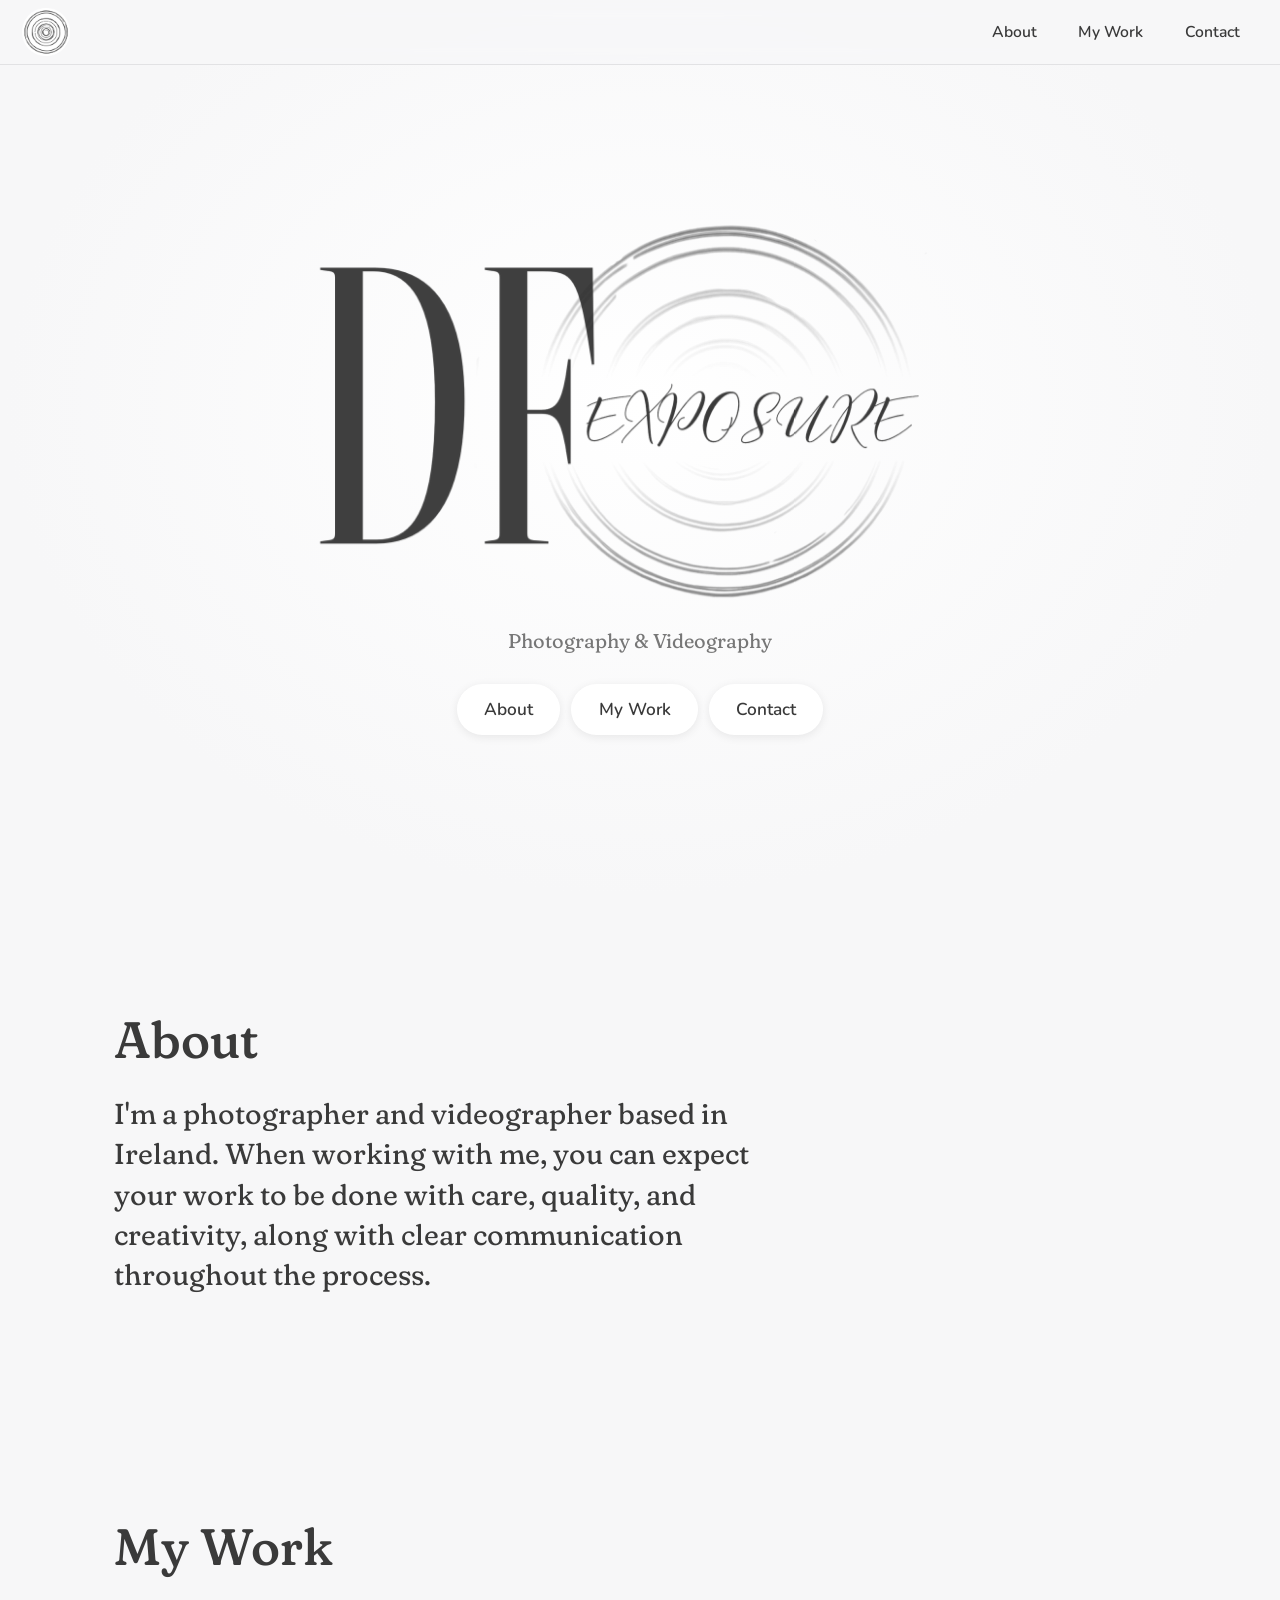
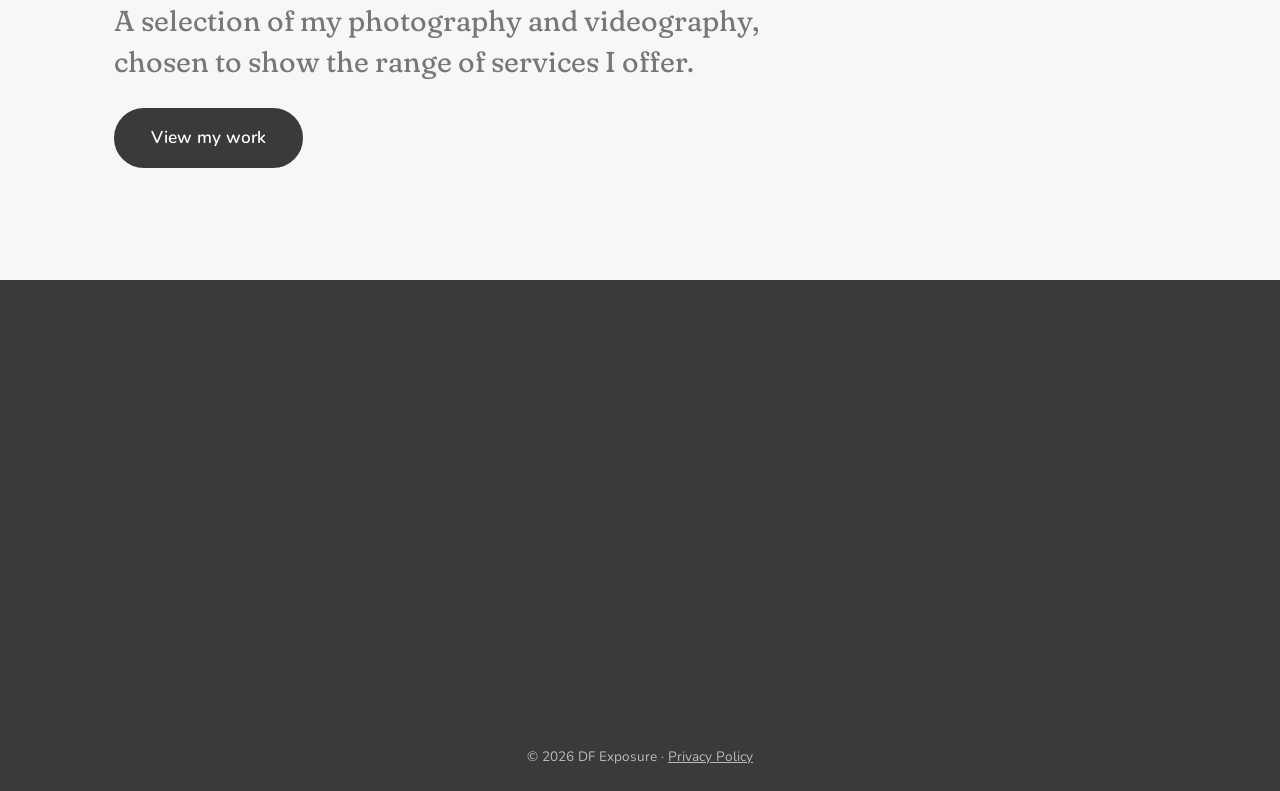
<file: index.html>
<!DOCTYPE html>
<html lang="en">
<head>
<meta charset="utf-8">
<meta name="viewport" content="width=device-width, initial-scale=1">
<title>DF Exposure | Photography &amp; Videography</title>
<meta name="description" content="Portfolio of DF Exposure, photographer and videographer.">
<link rel="icon" href="favicon.png">
<link rel="preconnect" href="https://fonts.googleapis.com">
<link rel="preconnect" href="https://fonts.gstatic.com" crossorigin>
<link href="https://fonts.googleapis.com/css2?family=Fraunces:opsz,SOFT,wght@9..144,100,400..600&family=Nunito:wght@400;600&display=swap" rel="stylesheet">
<link rel="stylesheet" href="style.css">
</head>
<body>

<header class="nav">
  <a class="brand" href="/"><img src="favicon.png" alt="Home"></a>
  <button type="button" class="menu-btn" aria-expanded="false" aria-label="Toggle menu">Menu</button>
  <ul>
    <li><a class="link" href="#about">About</a></li>
    <li><a class="link" href="work.html">My Work</a></li>
    <li><a class="link" href="#contact">Contact</a></li>
  </ul>
</header>

<main id="top">
  <section class="hero">
    <div class="ripples" aria-hidden="true"><i></i><i></i><i></i><i></i></div>
    <img class="logo-img" src="logo.png" alt="DF Exposure logo">
    <p class="tagline">Photography &amp; Videography</p>
    <nav class="quick" aria-label="Quick links">
      <a href="#about">About</a>
      <a href="work.html">My Work</a>
      <a href="#contact">Contact</a>
    </nav>
  </section>

  <section id="about">
    <h2>About</h2>
    <p>I'm a photographer and videographer based in Ireland. When working with me, you can expect your work to be done with care, quality, and creativity, along with clear communication throughout the process.</p>
  </section>

  <section id="work">
    <h2>My Work</h2>
    <p class="lead">A selection of my photography and videography, chosen to show the range of services I offer.</p>
    <div class="more"><a class="btn" href="work.html">View my work</a></div>
  </section>

  <section id="contact">
    <div class="ripples" aria-hidden="true"><i></i><i></i><i></i><i></i></div>
    <h2>Contact</h2>
    <div class="details">
      <a data-email href="mailto:dev@dfexposure.ie">Email: dev@dfexposure.ie</a>
      <a href="https://instagram.com/df.exposure" target="_blank" rel="noopener">Instagram: @df.exposure</a>
    </div>
    <a class="btn" href="query.html">Submit a query</a>
  </section>
</main>

<footer>&copy; <script>document.write(new Date().getFullYear())</script> DF Exposure &middot; <a href="privacy.html">Privacy Policy</a></footer>
<script>
(function(){
  var btn=document.querySelector('.menu-btn'),menu=document.querySelector('.nav ul');
  if(!btn||!menu)return;
  function set(o){menu.classList.toggle('open',o);btn.setAttribute('aria-expanded',o);btn.textContent=o?'Close':'Menu';}
  btn.addEventListener('click',function(e){e.stopPropagation();set(!menu.classList.contains('open'));});
  menu.addEventListener('click',function(e){if(e.target.closest('a'))set(false);});
  document.addEventListener('click',function(e){if(!e.target.closest('.nav'))set(false);});
  document.addEventListener('keydown',function(e){if(e.key==='Escape')set(false);});
})();
</script>
<script src="script.js"></script>
</body>
</html>
</file>
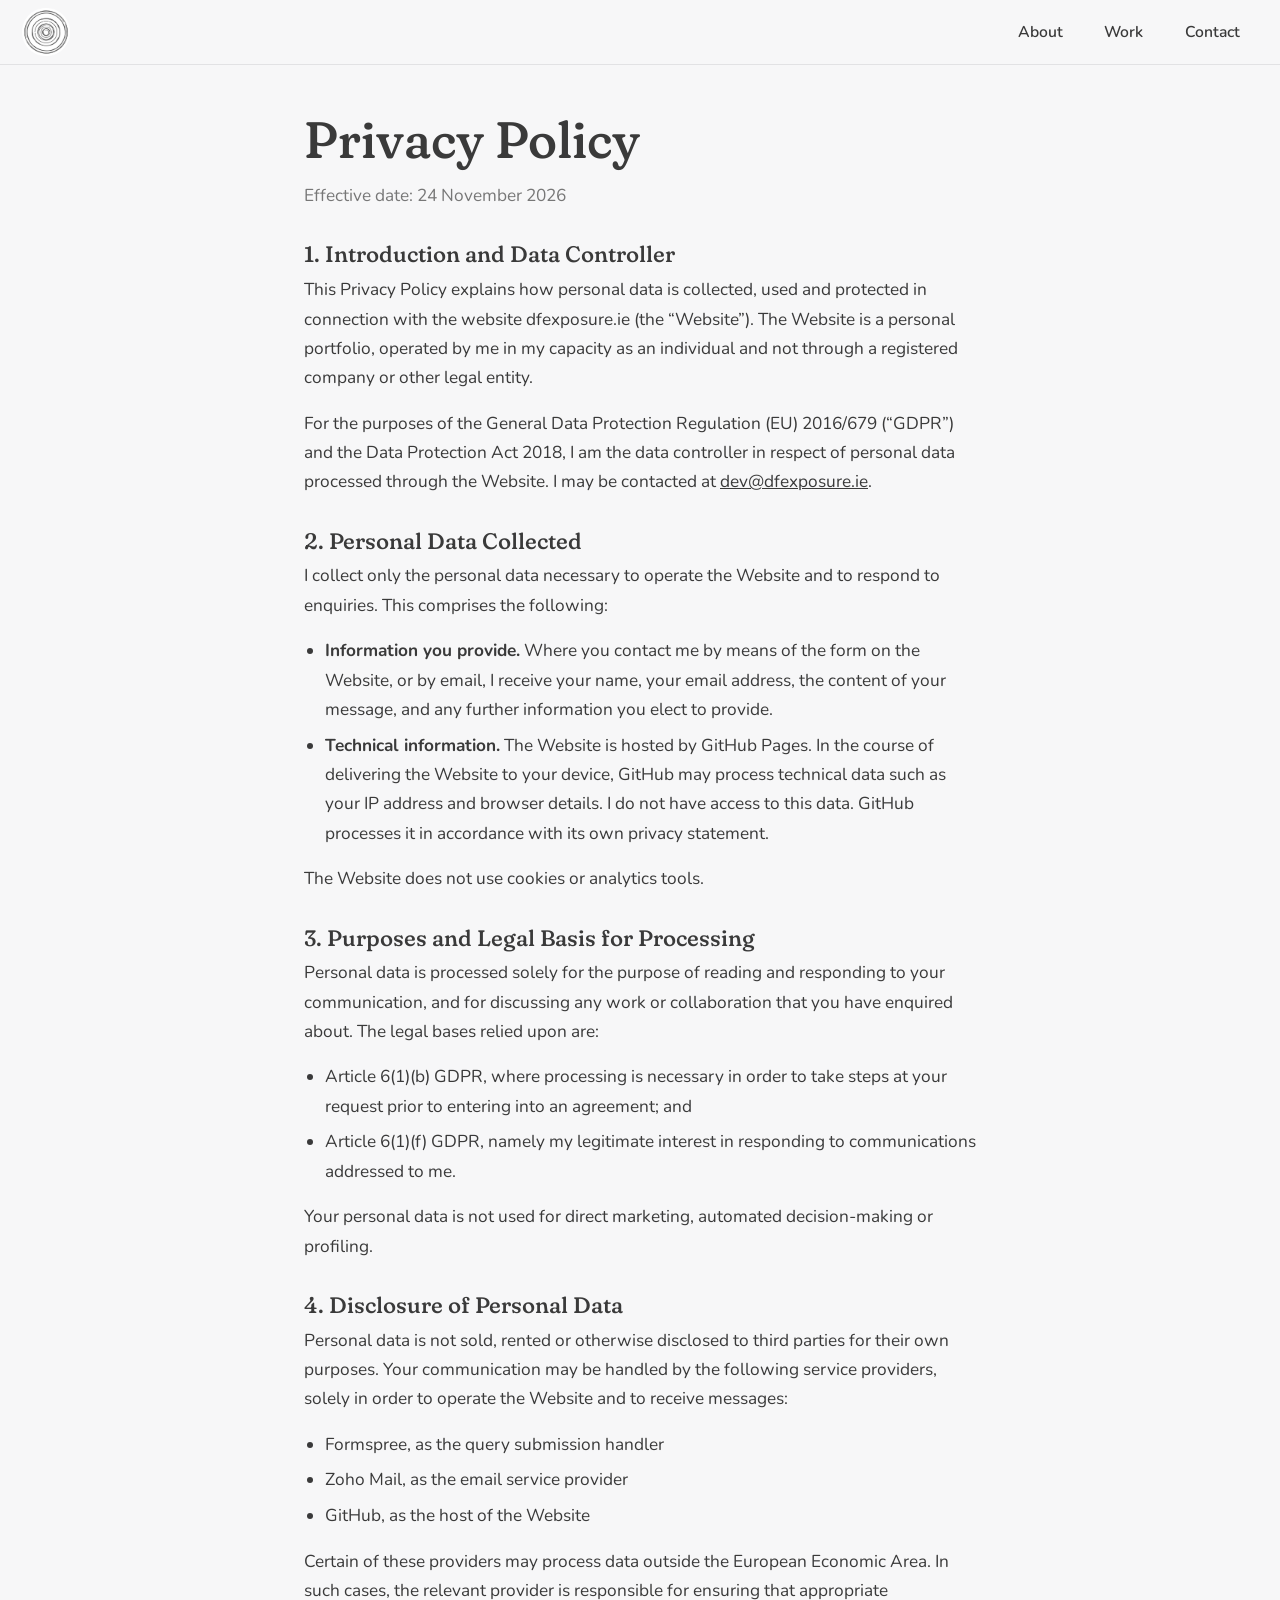
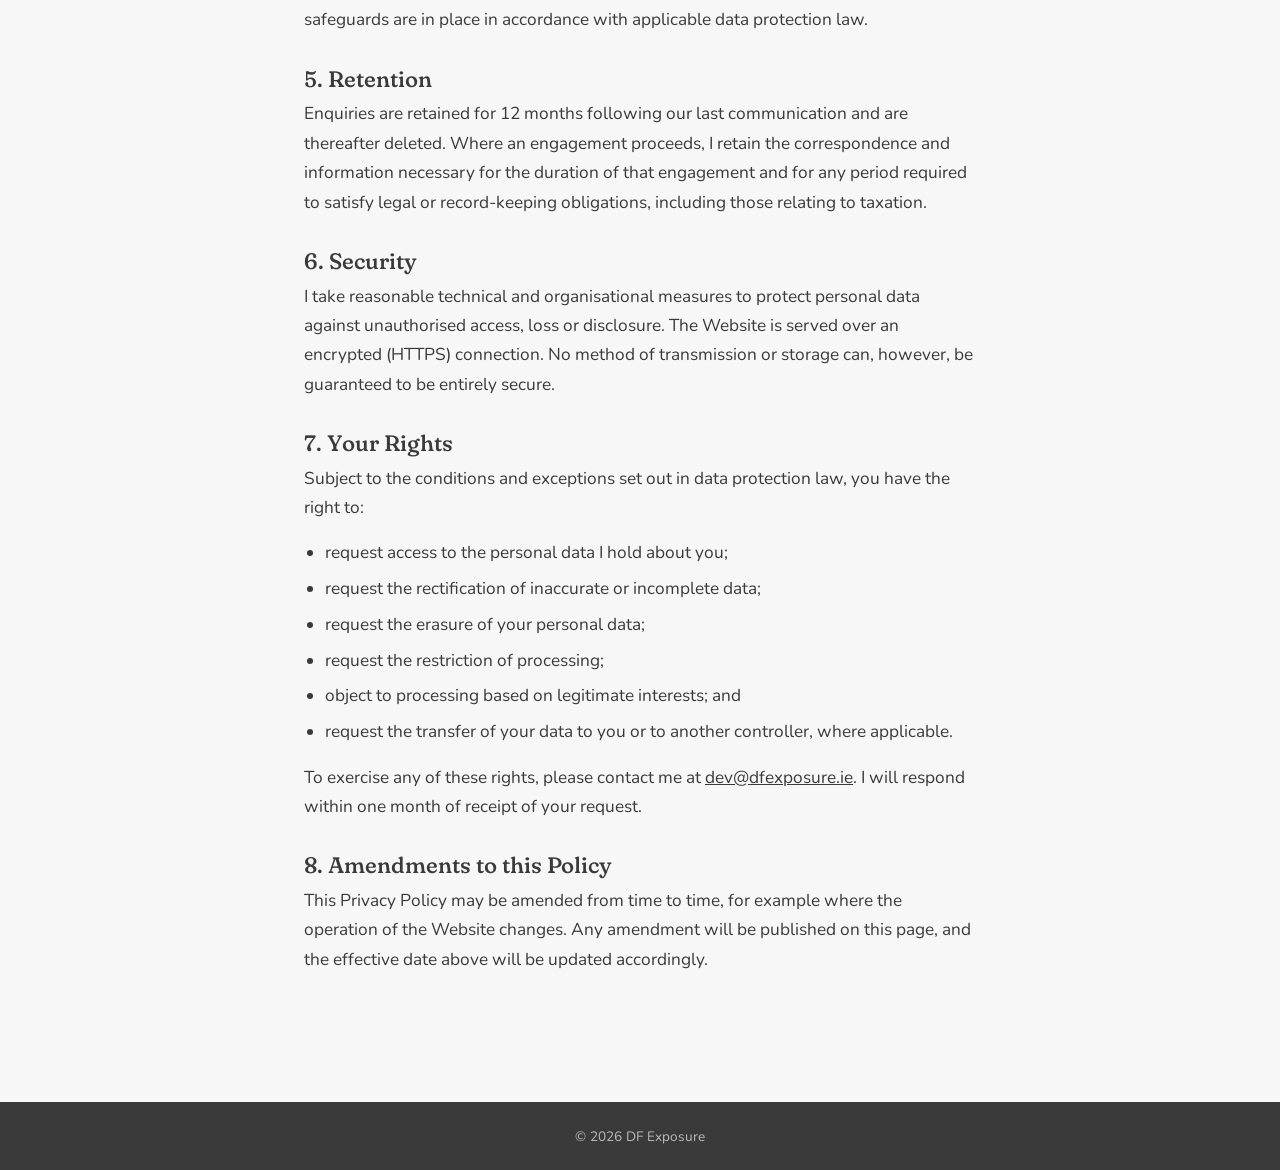
<file: privacy.html>
<!DOCTYPE html>
<html lang="en">
<head>
<meta charset="utf-8">
<meta name="viewport" content="width=device-width, initial-scale=1">
<title>Privacy Policy</title>
<link rel="icon" href="favicon.png">
<link rel="preconnect" href="https://fonts.googleapis.com">
<link rel="preconnect" href="https://fonts.gstatic.com" crossorigin>
<link href="https://fonts.googleapis.com/css2?family=Fraunces:opsz,wght,SOFT@9..144,400..600,0..100&family=Nunito:wght@400;600;700&display=swap" rel="stylesheet">
<style>
:root{
  --bg:#f7f7f8; --ink:#3a3a3a; --soft:#777; --line:#e2e2e4; --card:#fff; --deep:#3a3a3a;
  --head:'Fraunces',Georgia,serif; --body:'Nunito','Helvetica Neue',Arial,sans-serif;
}
*{box-sizing:border-box;margin:0}
html{scroll-behavior:smooth;scroll-padding-top:70px}
body{background:var(--bg);color:var(--ink);font-family:var(--body);font-size:1.08rem;line-height:1.7;-webkit-text-size-adjust:100%}
a{color:inherit}
:focus-visible{outline:2px solid var(--ink);outline-offset:3px}
h1,h2,h3{font-family:var(--head);font-variation-settings:"SOFT" 100;font-weight:500;line-height:1.1}
section,.page{padding:clamp(4rem,10vw,7rem) 1.5rem;max-width:1100px;margin:0 auto}

/* nav */
.nav{position:fixed;top:0;left:0;right:0;z-index:20;display:flex;justify-content:space-between;align-items:center;padding:.5rem 1.4rem;background:rgba(247,247,248,.85);backdrop-filter:blur(10px);border-bottom:1px solid var(--line)}
.brand img{height:48px;width:auto;display:block}
.nav ul{display:flex;gap:.4rem;list-style:none;padding:0}
.nav a.link{display:block;text-decoration:none;font-weight:600;font-size:.98rem;padding:.45rem 1.1rem;border-radius:999px;transition:background .2s}
.nav a.link:hover{background:#ececee}
.menu-btn{display:none;background:#ececee;border:0;border-radius:999px;font:inherit;font-weight:600;font-size:.95rem;color:inherit;padding:.45rem 1.1rem}
@media(max-width:640px){
  .menu-btn{display:block}
  .nav ul{position:absolute;top:100%;left:.8rem;right:.8rem;margin-top:.4rem;flex-direction:column;gap:0;background:var(--card);border-radius:20px;box-shadow:0 10px 30px rgba(0,0,0,.12);padding:.5rem;display:none}
  .nav ul.open{display:flex}
  .nav ul a{padding:.9rem 1.2rem}
}

footer{text-align:center;padding:1.4rem;color:#bbb;background:var(--deep);font-size:.85rem}
footer a{color:inherit}

.page{padding-top:7rem;max-width:680px}
@media(prefers-reduced-motion:reduce){html{scroll-behavior:auto}}

/* privacy page */
.prose{max-width:720px}
.prose h1{font-size:clamp(2.2rem,6vw,3.2rem);margin-bottom:.8rem}
.prose h3{font-size:1.4rem;margin:2rem 0 .5rem}
.prose p,.prose ul{margin-bottom:1rem}
.prose ul{padding-left:1.3rem}
.prose li{margin-bottom:.4rem}
.updated{color:var(--soft);margin-bottom:1.5rem}
</style>
</head>
<body>
<nav class="nav" aria-label="Main">
  <a class="brand" href="/"><img src="favicon.png" alt="DF Exposure – home"></a>
  <button class="menu-btn" type="button" aria-expanded="false" aria-controls="menu">Menu</button>
  <ul id="menu">
    <li><a class="link" href="/#about">About</a></li>
    <li><a class="link" href="/#work">Work</a></li>
    <li><a class="link" href="/#contact">Contact</a></li>
  </ul>
</nav>

<main class="page prose">
<h1>Privacy Policy</h1>
<p class="updated">Effective date: 24 November 2026</p>

<h3>1. Introduction and Data Controller</h3>
<p>This Privacy Policy explains how personal data is collected, used and protected in connection with the website dfexposure.ie (the “Website”). The Website is a personal portfolio, operated by me in my capacity as an individual and not through a registered company or other legal entity.</p>
<p>For the purposes of the General Data Protection Regulation (EU) 2016/679 (“GDPR”) and the Data Protection Act 2018, I am the data controller in respect of personal data processed through the Website. I may be contacted at <a href="mailto:dev@dfexposure.ie">dev@dfexposure.ie</a>.</p>

<h3>2. Personal Data Collected</h3>
<p>I collect only the personal data necessary to operate the Website and to respond to enquiries. This comprises the following:</p>
<ul>
  <li><strong>Information you provide.</strong> Where you contact me by means of the form on the Website, or by email, I receive your name, your email address, the content of your message, and any further information you elect to provide.</li>
  <li><strong>Technical information.</strong> The Website is hosted by GitHub Pages. In the course of delivering the Website to your device, GitHub may process technical data such as your IP address and browser details. I do not have access to this data. GitHub processes it in accordance with its own privacy statement.</li>
</ul>
<p>The Website does not use cookies or analytics tools.</p>

<h3>3. Purposes and Legal Basis for Processing</h3>
<p>Personal data is processed solely for the purpose of reading and responding to your communication, and for discussing any work or collaboration that you have enquired about. The legal bases relied upon are:</p>
<ul>
  <li>Article 6(1)(b) GDPR, where processing is necessary in order to take steps at your request prior to entering into an agreement; and</li>
  <li>Article 6(1)(f) GDPR, namely my legitimate interest in responding to communications addressed to me.</li>
</ul>
<p>Your personal data is not used for direct marketing, automated decision-making or profiling.</p>

<h3>4. Disclosure of Personal Data</h3>
<p>Personal data is not sold, rented or otherwise disclosed to third parties for their own purposes. Your communication may be handled by the following service providers, solely in order to operate the Website and to receive messages:</p>
<ul>
  <li>Formspree, as the query submission handler</li>
  <li>Zoho Mail, as the email service provider</li>
  <li>GitHub, as the host of the Website</li>
</ul>
<p>Certain of these providers may process data outside the European Economic Area. In such cases, the relevant provider is responsible for ensuring that appropriate safeguards are in place in accordance with applicable data protection law.</p>

<h3>5. Retention</h3>
<p>Enquiries are retained for 12 months following our last communication and are thereafter deleted. Where an engagement proceeds, I retain the correspondence and information necessary for the duration of that engagement and for any period required to satisfy legal or record-keeping obligations, including those relating to taxation.</p>

<h3>6. Security</h3>
<p>I take reasonable technical and organisational measures to protect personal data against unauthorised access, loss or disclosure. The Website is served over an encrypted (HTTPS) connection. No method of transmission or storage can, however, be guaranteed to be entirely secure.</p>

<h3>7. Your Rights</h3>
<p>Subject to the conditions and exceptions set out in data protection law, you have the right to:</p>
<ul>
  <li>request access to the personal data I hold about you;</li>
  <li>request the rectification of inaccurate or incomplete data;</li>
  <li>request the erasure of your personal data;</li>
  <li>request the restriction of processing;</li>
  <li>object to processing based on legitimate interests; and</li>
  <li>request the transfer of your data to you or to another controller, where applicable.</li>
</ul>
<p>To exercise any of these rights, please contact me at <a href="mailto:dev@dfexposure.ie">dev@dfexposure.ie</a>. I will respond within one month of receipt of your request.</p>

<h3>8. Amendments to this Policy</h3>
<p>This Privacy Policy may be amended from time to time, for example where the operation of the Website changes. Any amendment will be published on this page, and the effective date above will be updated accordingly.</p>
</main>

<footer>© 2026 DF Exposure</footer>

<script>
(function(){
  var b=document.querySelector('.menu-btn'),m=document.getElementById('menu');
  b.addEventListener('click',function(){
    var open=m.classList.toggle('open');
    b.setAttribute('aria-expanded',open?'true':'false');
  });
})();
</script>
</body>
</html>
</file>
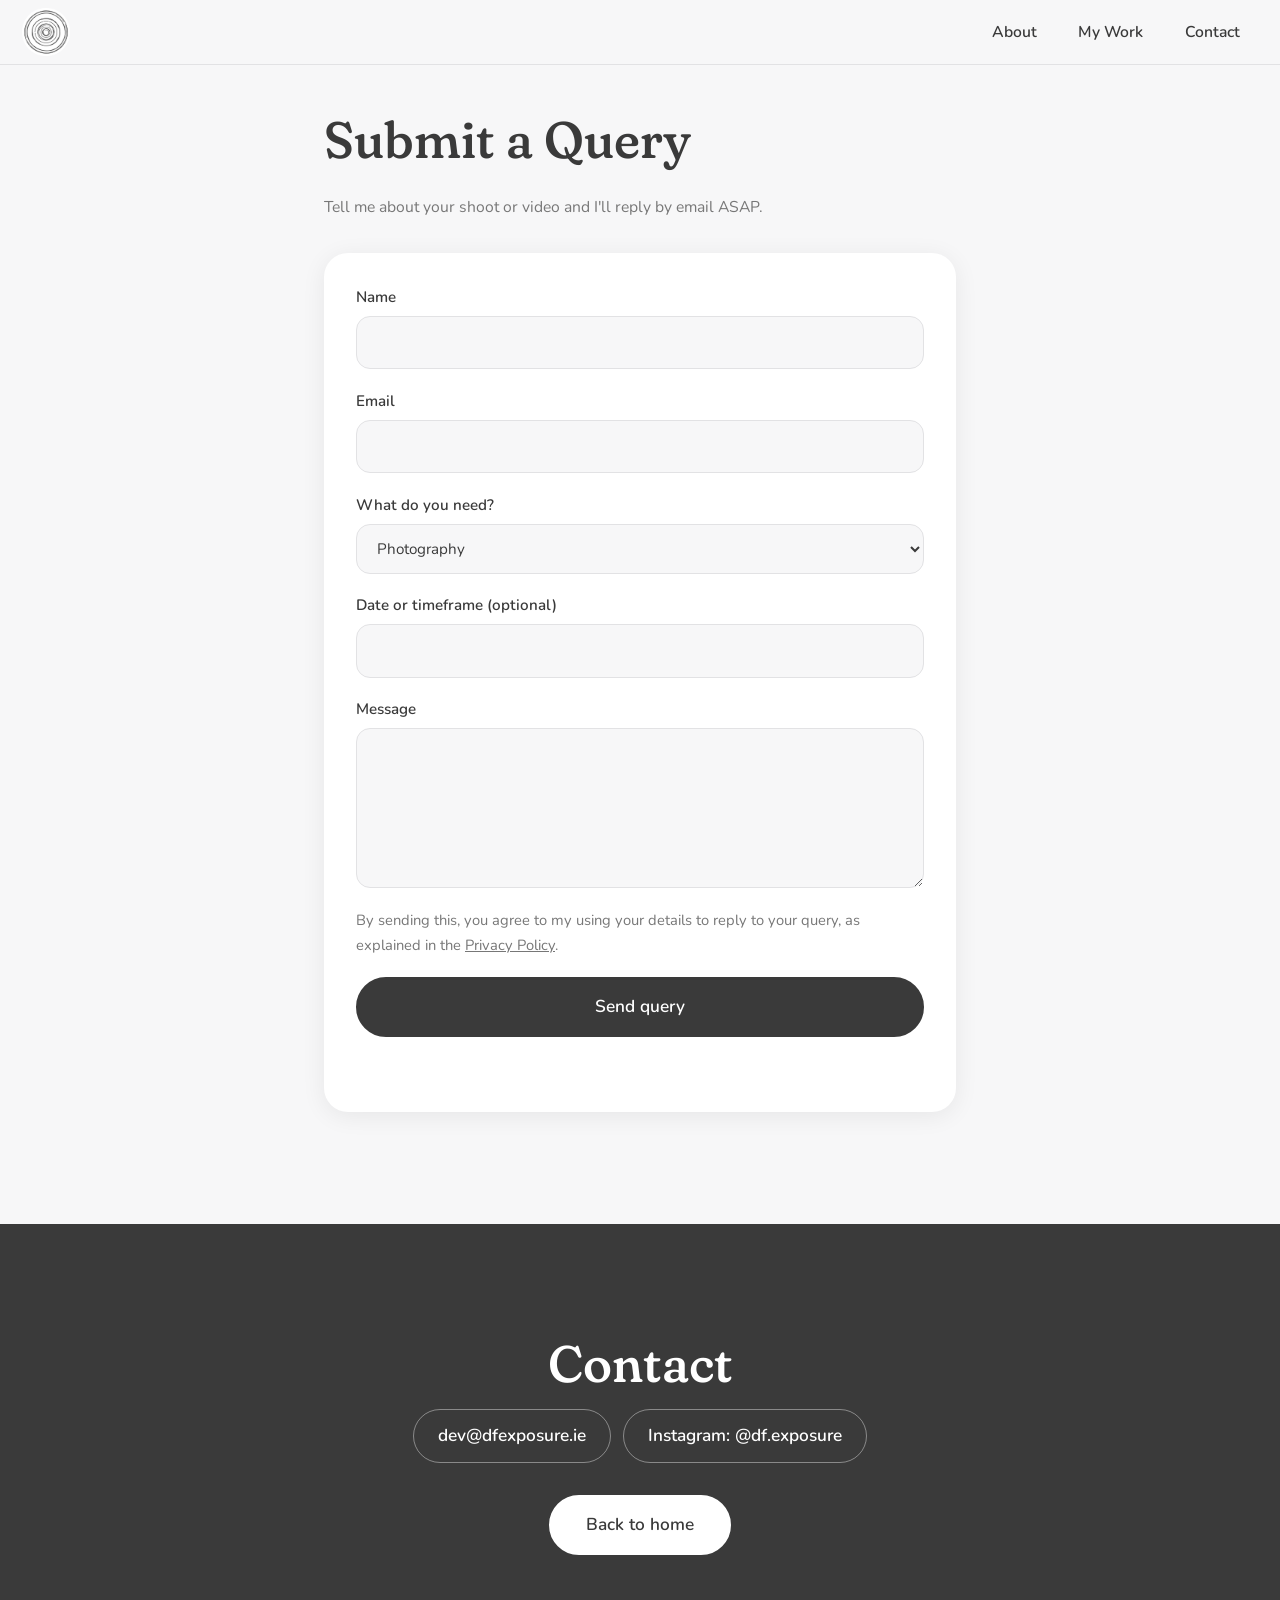
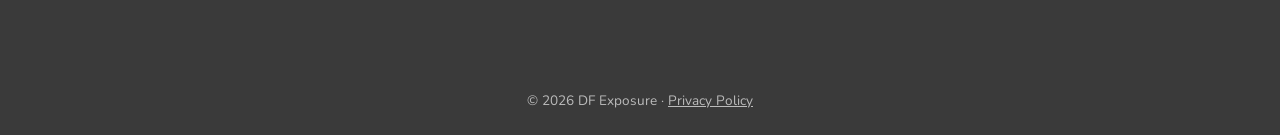
<file: query.html>
<!DOCTYPE html>
<html lang="en">
<head>
<meta charset="utf-8">
<meta name="viewport" content="width=device-width, initial-scale=1">
<title>Submit a Query | DF Exposure</title>
<link rel="icon" href="favicon.png">
<link rel="preconnect" href="https://fonts.googleapis.com">
<link rel="preconnect" href="https://fonts.gstatic.com" crossorigin>
<link href="https://fonts.googleapis.com/css2?family=Fraunces:opsz,SOFT,wght@9..144,100,400..600&family=Nunito:wght@400;600&display=swap" rel="stylesheet">
<link rel="stylesheet" href="style.css">
</head>
<body>

<header class="nav">
  <a class="brand" href="/"><img src="favicon.png" alt="DF Exposure – home"></a>
  <button type="button" class="menu-btn" aria-expanded="false" aria-label="Toggle menu">Menu</button>
  <ul>
    <li><a class="link" href="index.html#about">About</a></li>
    <li><a class="link" href="work.html">My Work</a></li>
    <li><a class="link" href="index.html#contact">Contact</a></li>
  </ul>
</header>

<main>
  <div class="page">
    <h2>Submit a Query</h2>
    <p class="note" style="margin-bottom:2rem">Tell me about your shoot or video and I'll reply by email ASAP.</p>
    <form id="query-form">
      <label>Name <input name="name" required autocomplete="name"></label>
      <label>Email <input name="email" type="email" required autocomplete="email"></label>
      <label>What do you need?
        <select name="service">
          <option>Photography</option>
          <option>Videography</option>
          <option>Photography and videography</option>
          <option>Something else</option>
        </select>
      </label>
      <label>Date or timeframe (optional) <input name="date"></label>
      <label>Message <textarea name="message" required></textarea></label>
      <input class="hp" name="website" tabindex="-1" autocomplete="off" aria-hidden="true">
      <p class="consent">By sending this, you agree to my using your details to reply to your query, as explained in the <a href="privacy.html">Privacy Policy</a>.</p>
      <button class="btn" type="submit">Send query</button>
      <p id="status" class="note" role="status"></p>
    </form>
  </div>

  <section id="contact">
    <div class="ripples" aria-hidden="true"><i></i><i></i><i></i><i></i></div>
    <h2>Contact</h2>
    <div class="details">
      <a data-email href="mailto:dev@dfexposure.ie">Email: dev@dfexposure.ie</a>
      <a href="https://instagram.com/df.exposure" target="_blank" rel="noopener">Instagram: @df.exposure</a>
    </div>
    <a class="btn" href="index.html">Back to home</a>
  </section>
</main>

<footer>&copy; <script>document.write(new Date().getFullYear())</script> DF Exposure &middot; <a href="privacy.html">Privacy Policy</a></footer>
<script>
(function(){
  var btn=document.querySelector('.menu-btn'),menu=document.querySelector('.nav ul');
  if(!btn||!menu)return;
  function set(o){menu.classList.toggle('open',o);btn.setAttribute('aria-expanded',o);btn.textContent=o?'Close':'Menu';}
  btn.addEventListener('click',function(e){e.stopPropagation();set(!menu.classList.contains('open'));});
  menu.addEventListener('click',function(e){if(e.target.closest('a'))set(false);});
  document.addEventListener('click',function(e){if(!e.target.closest('.nav'))set(false);});
  document.addEventListener('keydown',function(e){if(e.key==='Escape')set(false);});
})();
</script>
<script src="script.js"></script>
</body>
</html>
</file>
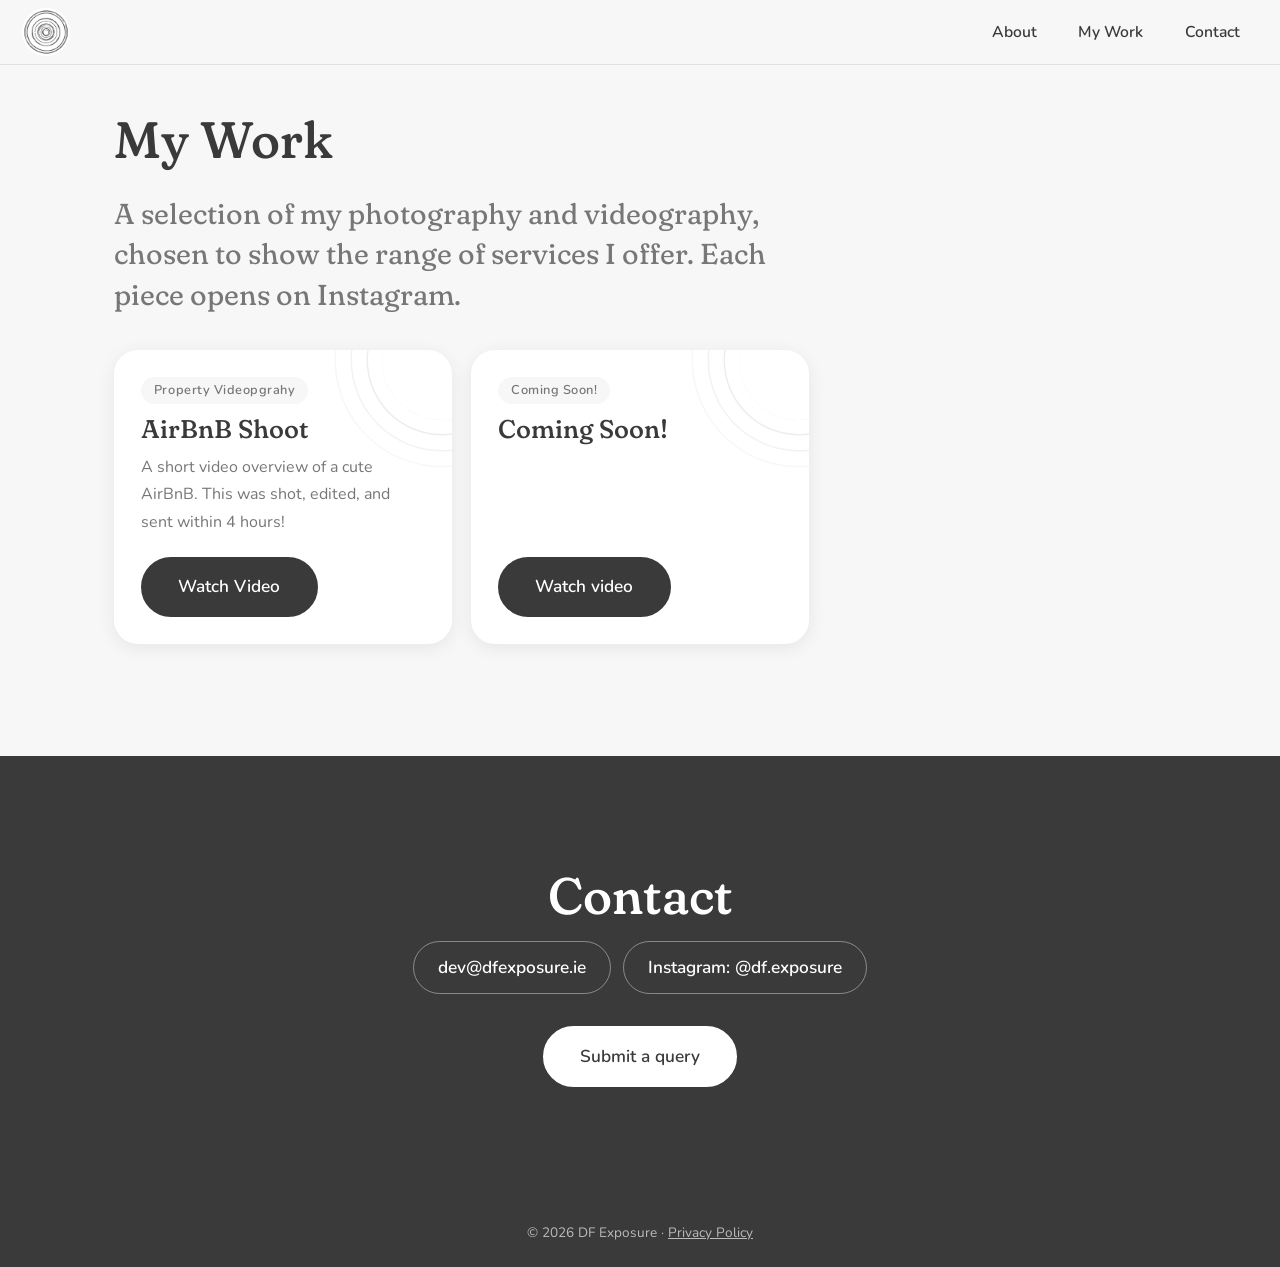
<file: work.html>
<!DOCTYPE html>
<html lang="en">
<head>
<meta charset="utf-8">
<meta name="viewport" content="width=device-width, initial-scale=1">
<title>My Work | DF Exposure</title>
<link rel="icon" href="favicon.png">
<link rel="preconnect" href="https://fonts.googleapis.com">
<link rel="preconnect" href="https://fonts.gstatic.com" crossorigin>
<link href="https://fonts.googleapis.com/css2?family=Fraunces:opsz,SOFT,wght@9..144,100,400..600&family=Nunito:wght@400;600&display=swap" rel="stylesheet">
<link rel="stylesheet" href="style.css">
</head>
<body>

<header class="nav">
  <a class="brand" href="/"><img src="favicon.png" alt="DF Exposure – home"></a>
  <button type="button" class="menu-btn" aria-expanded="false" aria-label="Toggle menu">Menu</button>
  <ul>
    <li><a class="link" href="index.html#about">About</a></li>
    <li><a class="link" href="work.html">My Work</a></li>
    <li><a class="link" href="index.html#contact">Contact</a></li>
  </ul>
</header>

<main>
  <section class="page work-page">
    <h2>My Work</h2>
    <p class="lead">A selection of my photography and videography, chosen to show the range of services I offer. Each piece opens on Instagram.</p>

    <div class="work-grid">
      <!-- ===== HOW TO ADD A NEW BOX =====
           1. Copy everything from "<article" to "</article>" below.
           2. Paste it right after the last </article>.
           3. Change the tag, title and description, and replace the Instagram link.
           (The first box shows first. Paste at the top to make a new one appear first.)
      ===== -->

      <article class="work-card">
        <span class="work-tag">Property Videopgrahy</span>
        <h3>AirBnB Shoot</h3>
        <p>A short video overview of a cute AirBnB. This was shot, edited, and sent within 4 hours!</p>
        <a class="btn" href="https://www.instagram.com/p/DgCLQdmMSCv/" target="_blank" rel="noopener">Watch Video</a>
      </article>

      <article class="work-card">
        <span class="work-tag">Coming Soon!</span>
        <h3>Coming Soon!</h3>
        <p></p>
        <a class="btn" href="" target="_blank" rel="noopener">Watch video</a>
      </article>

    </div>
  </section>

  <section id="contact">
    <div class="ripples" aria-hidden="true"><i></i><i></i><i></i><i></i></div>
    <h2>Contact</h2>
    <div class="details">
      <a data-email href="mailto:dev@dfexposure.ie">Email: dev@dfexposure.ie</a>
      <a href="https://instagram.com/df.exposure" target="_blank" rel="noopener">Instagram: @df.exposure</a>
    </div>
    <a class="btn" href="query.html">Submit a query</a>
  </section>
</main>

<footer>&copy; <script>document.write(new Date().getFullYear())</script> DF Exposure &middot; <a href="privacy.html">Privacy Policy</a></footer>
<script>
(function(){
  var btn=document.querySelector('.menu-btn'),menu=document.querySelector('.nav ul');
  if(!btn||!menu)return;
  function set(o){menu.classList.toggle('open',o);btn.setAttribute('aria-expanded',o);btn.textContent=o?'Close':'Menu';}
  btn.addEventListener('click',function(e){e.stopPropagation();set(!menu.classList.contains('open'));});
  menu.addEventListener('click',function(e){if(e.target.closest('a'))set(false);});
  document.addEventListener('click',function(e){if(!e.target.closest('.nav'))set(false);});
  document.addEventListener('keydown',function(e){if(e.key==='Escape')set(false);});
})();
</script>
<script src="script.js"></script>
</body>
</html>
</file>
<file: style.css>
:root{
  --bg:#f7f7f8; --ink:#3a3a3a; --soft:#777; --line:#e2e2e4; --card:#fff; --deep:#3a3a3a;
  --head:'Fraunces',Georgia,serif; --body:'Nunito','Helvetica Neue',Arial,sans-serif;
}
*{box-sizing:border-box;margin:0}
html{scroll-behavior:smooth;scroll-padding-top:70px}
body{background:var(--bg);color:var(--ink);font-family:var(--body);font-size:1.08rem;line-height:1.7;-webkit-text-size-adjust:100%}
a{color:inherit}
:focus-visible{outline:2px solid var(--ink);outline-offset:3px}
h1,h2,h3{font-family:var(--head);font-variation-settings:"SOFT" 100;font-weight:500;line-height:1.1}
h2{font-size:clamp(2.2rem,6vw,3.2rem);margin-bottom:1.6rem}
section,.page{padding:clamp(4rem,10vw,7rem) 1.5rem;max-width:1100px;margin:0 auto}

/* ripple motif taken from the logo */
.ripples{position:absolute;inset:0;overflow:hidden;pointer-events:none}
.ripples i{position:absolute;left:50%;top:50%;border:1.5px solid currentColor;border-radius:50%;opacity:.14;transform:translate(-50%,-50%);animation:ripple 9s ease-in-out infinite}
.ripples i:nth-child(1){width:45vmin;height:45vmin}
.ripples i:nth-child(2){width:70vmin;height:70vmin;animation-delay:-3s;opacity:.1}
.ripples i:nth-child(3){width:100vmin;height:100vmin;animation-delay:-6s;opacity:.07}
.ripples i:nth-child(4){width:135vmin;height:135vmin;animation-delay:-9s;opacity:.05}
@keyframes ripple{0%,100%{transform:translate(-50%,-50%) scale(1)}50%{transform:translate(-50%,-50%) scale(1.07)}}

/* nav */
.nav{position:fixed;top:0;left:0;right:0;z-index:20;display:flex;justify-content:space-between;align-items:center;padding:.5rem 1.4rem;background:rgba(247,247,248,.85);backdrop-filter:blur(10px);border-bottom:1px solid var(--line)}
.brand img{height:48px;width:auto;display:block}
.nav ul{display:flex;gap:.4rem;list-style:none;padding:0}
.nav a.link{display:block;text-decoration:none;font-weight:600;font-size:.98rem;padding:.45rem 1.1rem;border-radius:999px;transition:background .2s}
.nav a.link:hover{background:#ececee}
.menu-btn{display:none;background:#ececee;border:0;border-radius:999px;font:inherit;font-weight:600;font-size:.95rem;color:inherit;padding:.45rem 1.1rem}
@media(max-width:640px){
  .menu-btn{display:block}
  .nav ul{position:absolute;top:100%;left:.8rem;right:.8rem;margin-top:.4rem;flex-direction:column;gap:0;background:var(--card);border-radius:20px;box-shadow:0 10px 30px rgba(0,0,0,.12);padding:.5rem;display:none}
  .nav ul.open{display:flex}
  .nav ul a{padding:.9rem 1.2rem}
}

/* hero */
.hero{position:relative;min-height:100svh;display:flex;flex-direction:column;align-items:center;justify-content:center;text-align:center;padding:5.5rem 1.5rem 3rem;max-width:none;color:var(--ink);background:radial-gradient(ellipse at 50% 45%,#fff 0%,var(--bg) 70%)}
.hero>*{position:relative}
.hero .logo-img{width:min(92vw,680px);height:auto;animation:rise 1.2s ease-out both}
@keyframes rise{from{opacity:0;transform:translateY(12px)}to{opacity:1;transform:none}}
.tagline{font-family:var(--head);font-variation-settings:"SOFT" 100;font-size:1.25rem;color:var(--soft);margin:.4rem 0 1.6rem}
.quick{display:flex;flex-wrap:wrap;justify-content:center;gap:.7rem}
.quick a{padding:.7rem 1.7rem;border-radius:999px;background:var(--card);box-shadow:0 2px 10px rgba(0,0,0,.08);text-decoration:none;font-weight:600;transition:transform .2s,background .2s,color .2s}
.quick a:hover{background:var(--deep);color:#fff;transform:translateY(-2px)}

/* about */
#about p{max-width:36ch;font-family:var(--head);font-variation-settings:"SOFT" 100;font-size:clamp(1.5rem,4vw,2.1rem);line-height:1.4;font-weight:400}

/* gallery */
.grid{columns:3 260px;column-gap:1rem}
.item{break-inside:avoid;margin:0 0 1rem;background:var(--card);border-radius:20px;overflow:hidden;box-shadow:0 4px 18px rgba(0,0,0,.07);cursor:pointer}
.item img,.item video{display:block;width:100%;height:auto;transition:transform .5s}
.item:hover img{transform:scale(1.04)}
.item iframe{display:block;width:100%;aspect-ratio:16/9;border:0}
.item figcaption{padding:.7rem 1.1rem;font-size:.95rem;color:var(--soft)}
.empty{color:var(--soft);font-family:var(--head);font-size:1.5rem;padding:2rem;border:2px dashed var(--line);border-radius:20px;text-align:center}
.more{margin-top:2.5rem;text-align:center}
.btn{display:inline-block;padding:.85rem 2.2rem;background:var(--deep);color:#fff;border:2px solid var(--deep);border-radius:999px;text-decoration:none;font:inherit;font-weight:600;cursor:pointer;transition:transform .2s,background .2s,color .2s}
.btn:hover{background:transparent;color:var(--deep);transform:translateY(-2px)}
.filters{display:flex;gap:.6rem;margin-bottom:2rem;flex-wrap:wrap}
.filters button{background:var(--card);border:0;box-shadow:0 2px 8px rgba(0,0,0,.07);border-radius:999px;padding:.5rem 1.3rem;font:inherit;font-weight:600;font-size:.95rem;color:inherit;cursor:pointer}
.filters button[aria-pressed=true]{background:var(--deep);color:#fff}

/* contact */
#contact{position:relative;overflow:hidden;max-width:none;background:var(--deep);color:#fff;text-align:center;padding-inline:max(1.5rem,calc((100vw - 1100px)/2))}
#contact>*{position:relative}
#contact .ripples i{opacity:.16}
#contact .ripples i:nth-child(2){opacity:.12}
#contact .ripples i:nth-child(3){opacity:.08}
#contact .ripples i:nth-child(4){opacity:.05}
#contact h2{margin-bottom:1rem}
#contact .details{display:flex;flex-wrap:wrap;justify-content:center;gap:.8rem;margin-bottom:2rem}
#contact .details a{padding:.7rem 1.5rem;border-radius:999px;border:1.5px solid rgba(255,255,255,.4);text-decoration:none;font-weight:600;transition:background .2s}
#contact .details a:hover{background:rgba(255,255,255,.12)}
#contact .btn{background:#fff;color:var(--deep);border-color:#fff}
#contact .btn:hover{background:transparent;color:#fff}
footer{text-align:center;padding:1.4rem;color:#bbb;background:var(--deep);font-size:.85rem}

/* form */
.page{padding-top:7rem;max-width:680px}
form{display:grid;gap:1.2rem;background:var(--card);padding:clamp(1.2rem,4vw,2rem);border-radius:24px;box-shadow:0 4px 24px rgba(0,0,0,.07)}
label{display:grid;gap:.35rem;font-weight:600;font-size:.95rem}
input,select,textarea{font:inherit;font-weight:400;padding:.8rem 1rem;border:1.5px solid var(--line);background:var(--bg);color:inherit;border-radius:14px;width:100%}
textarea{min-height:160px;resize:vertical}
.hp{position:absolute;left:-9999px}
.note{color:var(--soft);font-size:.98rem}
#status{min-height:1.5rem}

/* lightbox */
.lb{position:fixed;inset:0;background:rgba(0,0,0,.92);display:none;align-items:center;justify-content:center;z-index:50;padding:1rem}
.lb.on{display:flex}
.lb img{max-width:100%;max-height:92vh;border-radius:12px}
.lb button{position:absolute;top:1rem;right:1.2rem;background:none;border:0;color:#fff;font-size:2.2rem;cursor:pointer}
@media(prefers-reduced-motion:reduce){html{scroll-behavior:auto}.ripples i,.hero .logo-img{animation:none}}

/* privacy page */
.prose{max-width:720px}
.prose h3{font-size:1.4rem;margin:2rem 0 .5rem}
.prose p,.prose ul{margin-bottom:1rem}
.prose ul{padding-left:1.3rem}
.prose li{margin-bottom:.4rem}
footer a{color:inherit}
.consent{font-size:.92rem;color:var(--soft)}

/* work page */
#about p,.lead{max-width:36ch;font-family:var(--head);font-variation-settings:"SOFT" 100;font-size:clamp(1.3rem,3.6vw,1.8rem);line-height:1.4;font-weight:400}
.work-page{max-width:1100px}
.lead{margin-bottom:2.2rem;color:var(--soft)}
#work .lead{margin-bottom:1.6rem}
#work .more{text-align:left;margin-top:0}
.work-grid{display:grid;grid-template-columns:repeat(auto-fill,minmax(280px,1fr));gap:1.2rem}
.work-card{position:relative;overflow:hidden;display:flex;flex-direction:column;align-items:flex-start;gap:.7rem;background:var(--card);border-radius:24px;padding:1.7rem;box-shadow:0 4px 18px rgba(0,0,0,.07);transition:transform .25s,box-shadow .25s}
.work-card:hover{transform:translateY(-4px);box-shadow:0 10px 28px rgba(0,0,0,.1)}
.work-card::after{content:"";position:absolute;right:-50px;top:-50px;width:120px;height:120px;border-radius:50%;box-shadow:0 0 0 14px var(--card),0 0 0 15.5px rgba(0,0,0,.07),0 0 0 30px var(--card),0 0 0 31.5px rgba(0,0,0,.05),0 0 0 46px var(--card),0 0 0 47.5px rgba(0,0,0,.03);pointer-events:none}
.work-card>*{position:relative;z-index:1}
.work-card h3{font-size:1.6rem}
.work-card p{color:var(--soft);font-size:1rem;margin-bottom:.6rem}
.work-card .btn{margin-top:auto}
.work-tag{font-size:.8rem;font-weight:600;letter-spacing:.04em;background:var(--bg);border-radius:999px;padding:.15rem .8rem;color:var(--soft)}
</file>
